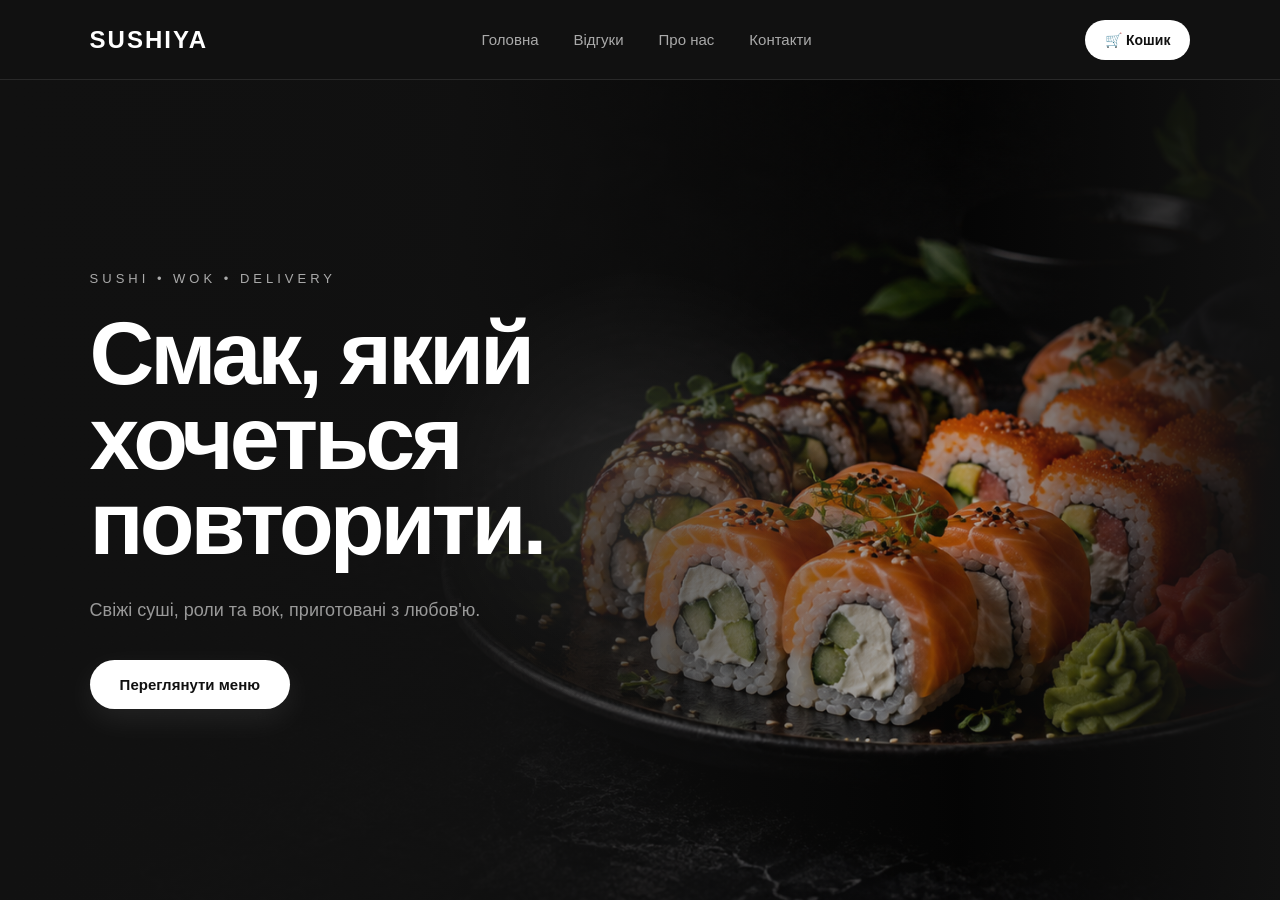
<file: index.html>
<!DOCTYPE html>
<html lang="uk">
<head>
    <meta charset="UTF-8">
    <meta name="viewport" content="width=device-width, initial-scale=1.0">

    <title>SUSHIYA — Суші та доставка</title>

    <link rel="stylesheet" href="style.css">
</head>



<body>

    <header class="header">

        <div class="logo">
            SUSHIYA
        </div>

       <nav class="navigation">
    <a href="#">Головна</a>
    <a href="reviews.html">Відгуки</a>
    <a href="about.html">Про нас</a>
    <a href="contact.html">Контакти</a>
</nav>

       <button class="cart-button" onclick="window.location.href='cart.html'">
    🛒 Кошик
    <span class="cart-badge" id="cartBadge">0</span>
</button>

    </header>

    <main>

        <section class="hero">

            <div class="hero-content">

                <p class="hero-small-title">
                    SUSHI • WOK • DELIVERY
                </p>

                <h1>
                    Смак, який<br>
                    хочеться повторити.
                </h1>

                <p class="hero-description">
                    Свіжі суші, роли та вок,
                    приготовані з любов'ю.
                </p>

        <button class="hero-button" onclick="window.location.href='menu.html'">
    Переглянути меню
</button>

            </div>

        </section>

    </main>

<script>
const hero = document.querySelector(".hero");

hero.addEventListener("mousemove", (e) => {
    const rect = hero.getBoundingClientRect();

    const x = e.clientX - rect.left;
    const y = e.clientY - rect.top;

    hero.style.setProperty("--mouse-x", `${x}px`);
    hero.style.setProperty("--mouse-y", `${y}px`);
});
</script>

<script>

function updateCartBadge() {

    const cart =
        JSON.parse(localStorage.getItem("sushiyaCart")) || [];

    const badge =
        document.querySelector("#cartBadge");

    if (!badge) return;

    const count = cart.reduce(
        (total, item) => total + item.quantity,
        0
    );

    badge.textContent = count;

    if (count === 0) {
        badge.style.display = "none";
    } else {
        badge.style.display = "flex";
    }

}

updateCartBadge();

</script>

</body>
</html>
</file>
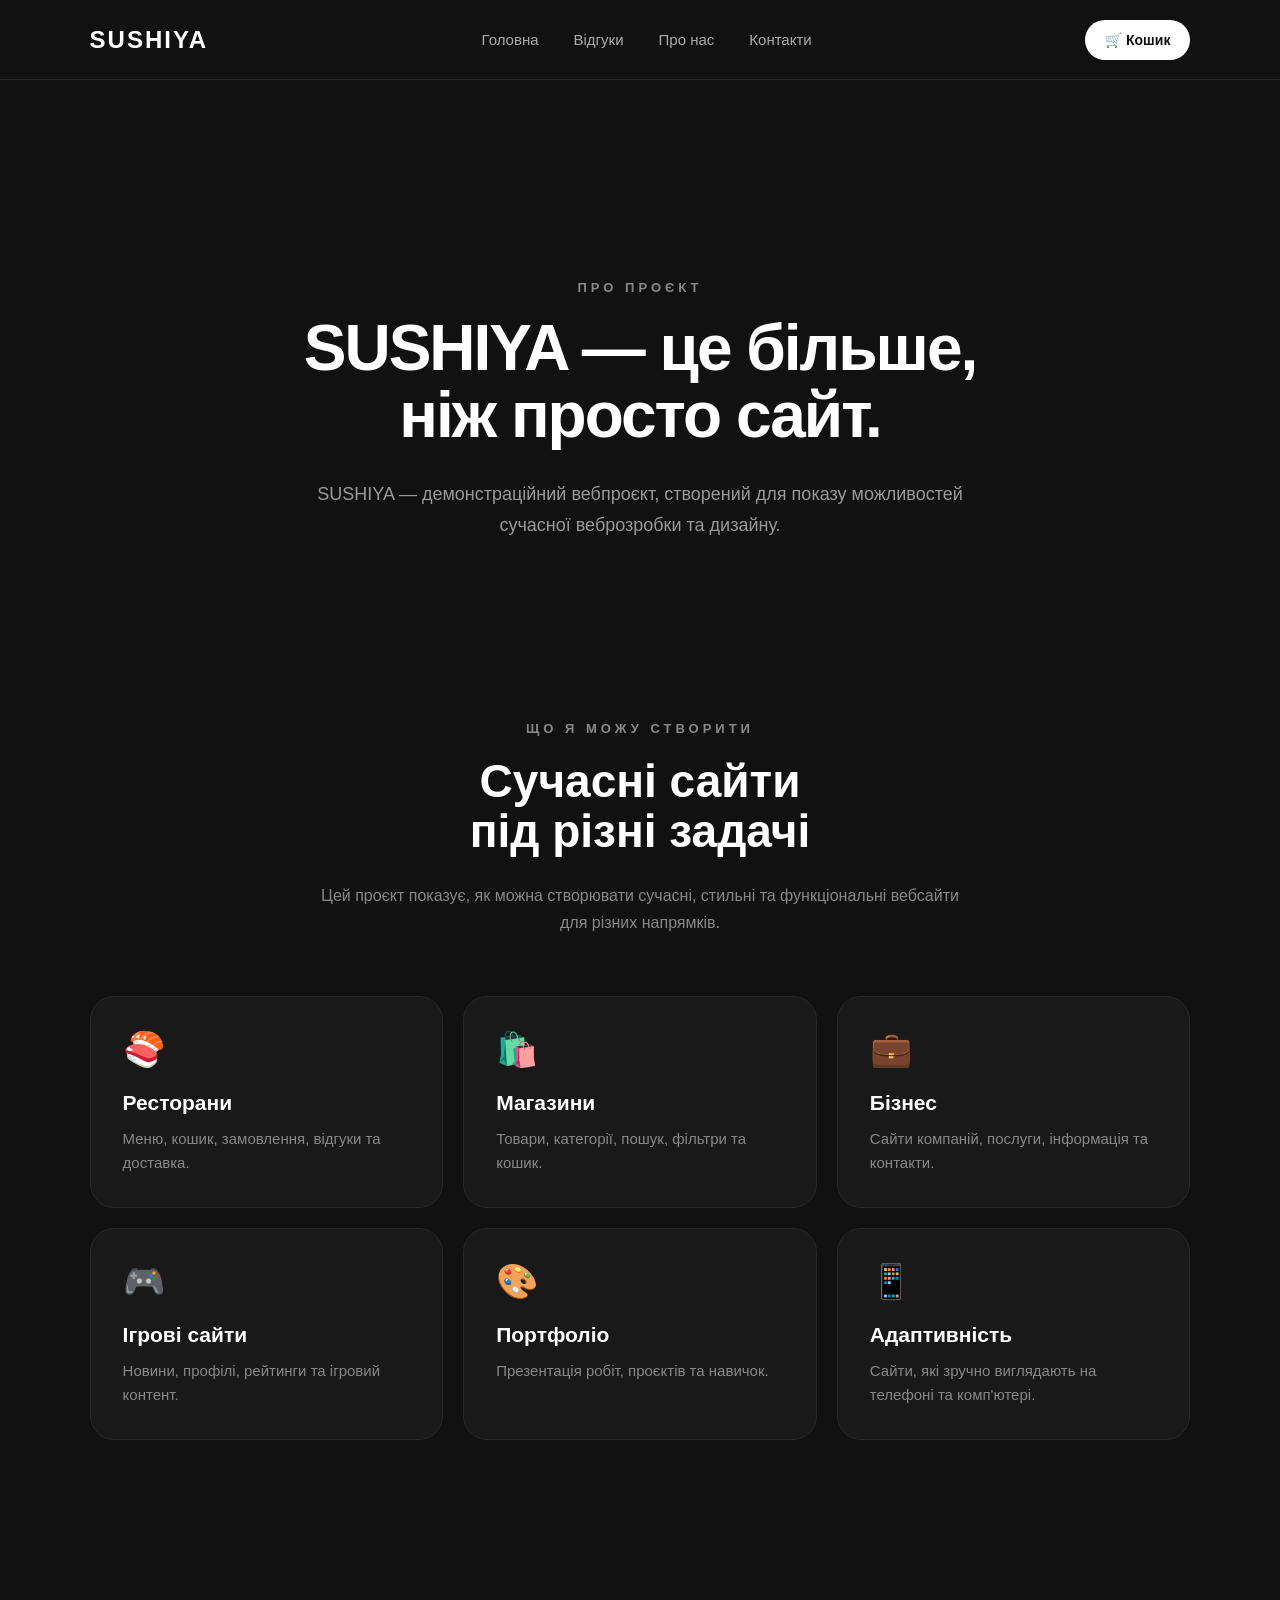
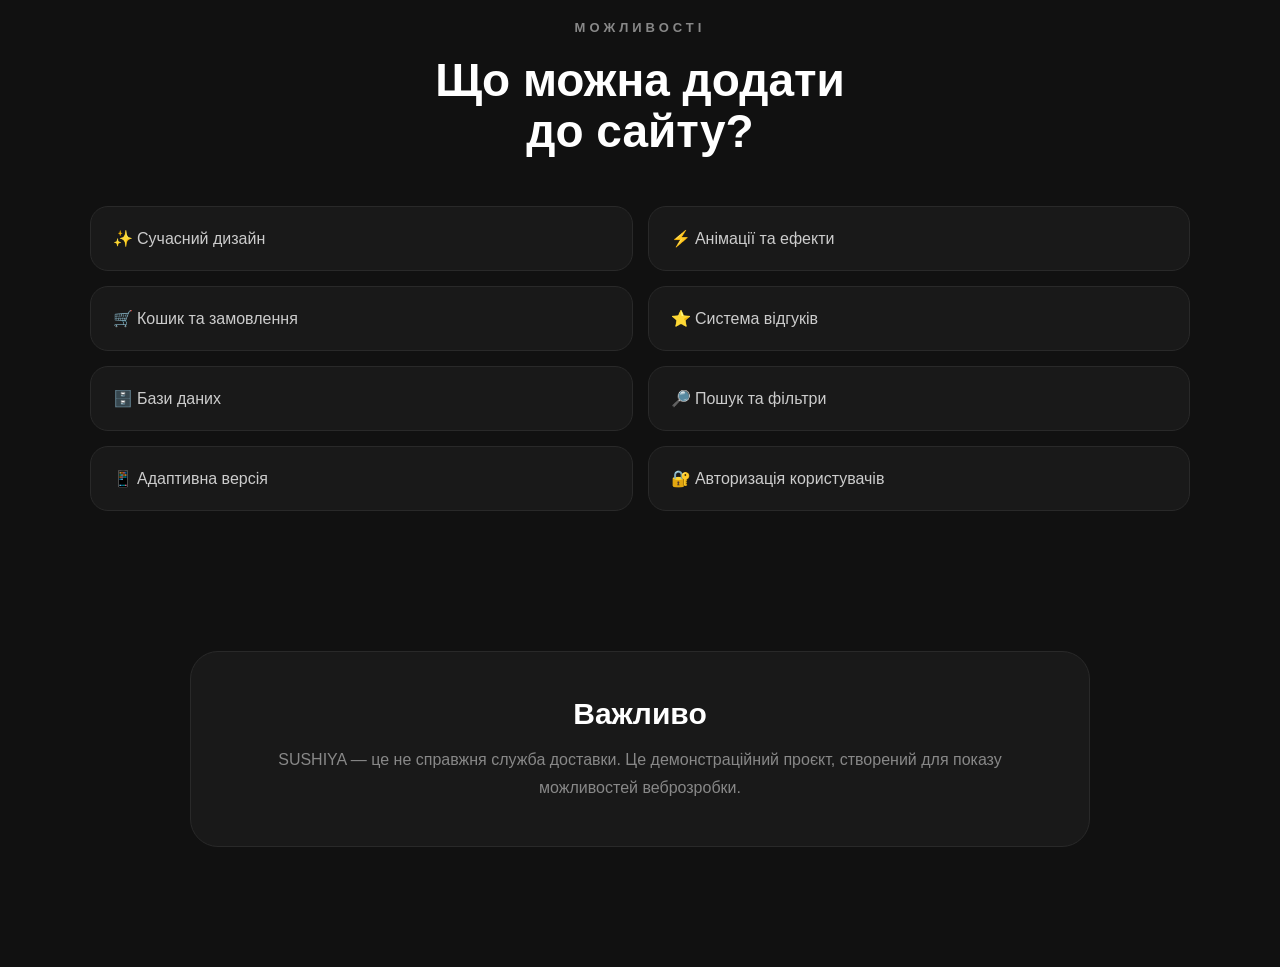
<file: about.html>
<!DOCTYPE html>
<html lang="uk">

<head>
    <meta charset="UTF-8">
    <meta name="viewport" content="width=device-width, initial-scale=1.0">

    <title>SUSHIYA — Про нас</title>

    <link rel="stylesheet" href="style.css">
</head>

<body>

    <header class="header">

        <div class="logo">
            SUSHIYA
        </div>

        <nav class="navigation">
            <a href="index.html">Головна</a>
            <a href="reviews.html">Відгуки</a>
            <a href="about.html">Про нас</a>
            <a href="contact.html">Контакти</a>
        </nav>

        <button class="cart-button">
            🛒 Кошик
        </button>

    </header>


    <main>

        <section class="about-page">

            <div class="about-hero">

                <p class="about-label">
                    ПРО ПРОЄКТ
                </p>

                <h1>
                    SUSHIYA — це більше,<br>
                    ніж просто сайт.
                </h1>

                <p class="about-description">
                    SUSHIYA — демонстраційний вебпроєкт,
                    створений для показу можливостей сучасної
                    веброзробки та дизайну.
                </p>

            </div>


            <div class="about-content">

                <div class="about-text">

                    <p class="about-label">
                        ЩО Я МОЖУ СТВОРИТИ
                    </p>

                    <h2>
                        Сучасні сайти<br>
                        під різні задачі
                    </h2>

                    <p>
                        Цей проєкт показує, як можна створювати
                        сучасні, стильні та функціональні вебсайти
                        для різних напрямків.
                    </p>

                </div>


                <div class="about-grid">

                    <div class="about-card">
                        <span>🍣</span>
                        <h3>Ресторани</h3>
                        <p>
                            Меню, кошик, замовлення,
                            відгуки та доставка.
                        </p>
                    </div>


                    <div class="about-card">
                        <span>🛍️</span>
                        <h3>Магазини</h3>
                        <p>
                            Товари, категорії, пошук,
                            фільтри та кошик.
                        </p>
                    </div>


                    <div class="about-card">
                        <span>💼</span>
                        <h3>Бізнес</h3>
                        <p>
                            Сайти компаній, послуги,
                            інформація та контакти.
                        </p>
                    </div>


                    <div class="about-card">
                        <span>🎮</span>
                        <h3>Ігрові сайти</h3>
                        <p>
                            Новини, профілі, рейтинги
                            та ігровий контент.
                        </p>
                    </div>


                    <div class="about-card">
                        <span>🎨</span>
                        <h3>Портфоліо</h3>
                        <p>
                            Презентація робіт, проєктів
                            та навичок.
                        </p>
                    </div>


                    <div class="about-card">
                        <span>📱</span>
                        <h3>Адаптивність</h3>
                        <p>
                            Сайти, які зручно виглядають
                            на телефоні та комп'ютері.
                        </p>
                    </div>

                </div>

            </div>


            <div class="about-features">

                <p class="about-label">
                    МОЖЛИВОСТІ
                </p>

                <h2>
                    Що можна додати<br>
                    до сайту?
                </h2>

                <div class="features-list">

                    <div>✨ Сучасний дизайн</div>
                    <div>⚡ Анімації та ефекти</div>
                    <div>🛒 Кошик та замовлення</div>
                    <div>⭐ Система відгуків</div>
                    <div>🗄️ Бази даних</div>
                    <div>🔎 Пошук та фільтри</div>
                    <div>📱 Адаптивна версія</div>
                    <div>🔐 Авторизація користувачів</div>

                </div>

            </div>


            <div class="about-note">

                <h2>
                    Важливо
                </h2>

                <p>
                    SUSHIYA — це не справжня служба доставки.
                    Це демонстраційний проєкт, створений для
                    показу можливостей веброзробки.
                </p>

            </div>

        </section>

    </main>


</body>

</html>
</file>
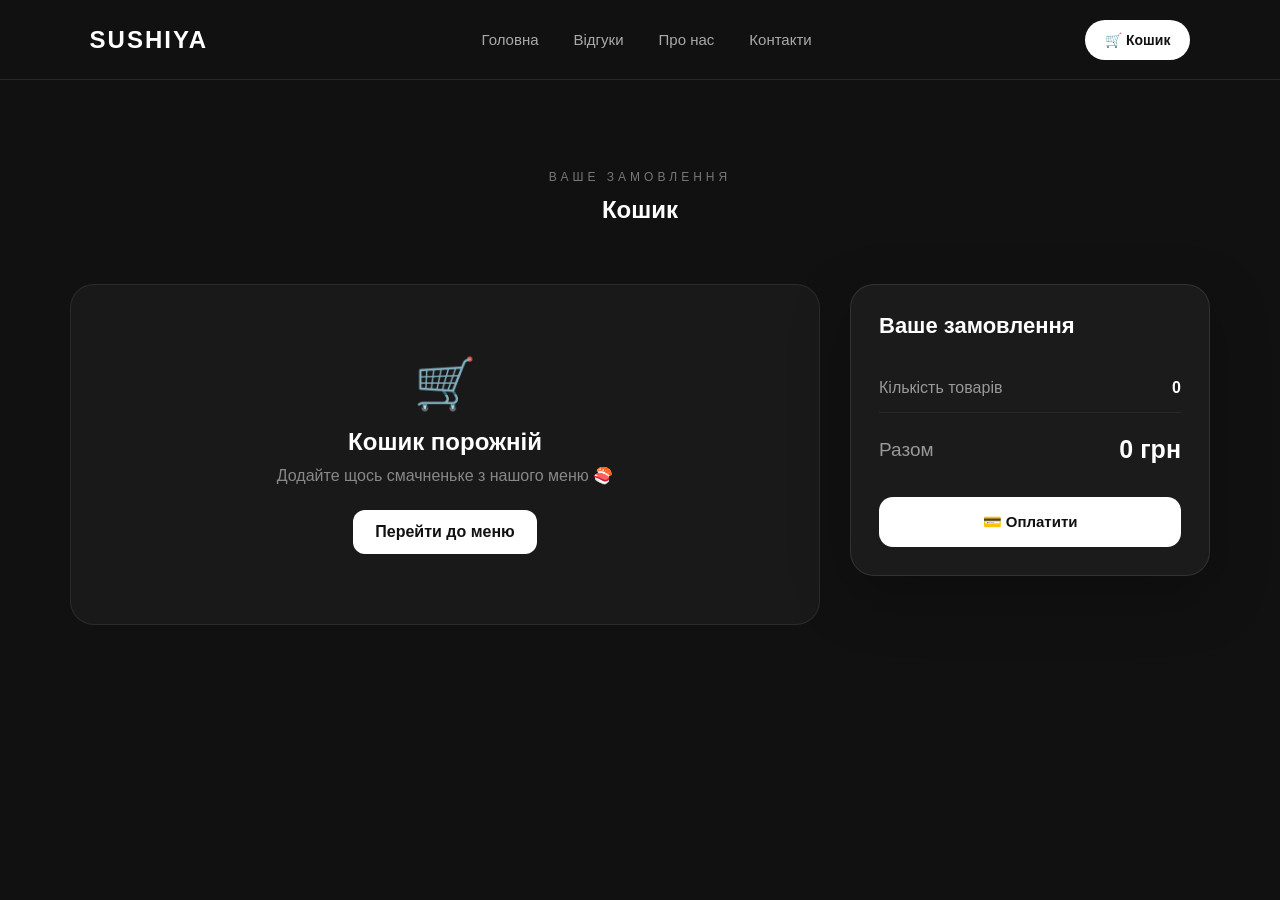
<file: cart.html>
<!DOCTYPE html>
<html lang="uk">

<head>
    <meta charset="UTF-8">
    <meta name="viewport" content="width=device-width, initial-scale=1.0">

    <title>SUSHIYA — Кошик</title>

    <link rel="stylesheet" href="style.css">
</head>

<body>

    <header class="header">

        <div class="logo">
            SUSHIYA
        </div>

        <nav class="navigation">
            <a href="index.html">Головна</a>
            <a href="reviews.html">Відгуки</a>
            <a href="about.html">Про нас</a>
            <a href="contact.html">Контакти</a>
        </nav>

        <button class="cart-button">
            🛒 Кошик
        </button>

    </header>


    <main>

        <section class="cart-page">

            <div class="section-title">
                <p>ВАШЕ ЗАМОВЛЕННЯ</p>
                <h1>Кошик</h1>
            </div>


            <div class="cart-layout">

                <div id="cartItems" class="cart-items"></div>


                <div class="cart-summary">

                    <h2>Ваше замовлення</h2>

                    <div class="summary-row">
                        <span>Кількість товарів</span>
                        <strong id="cartCount">0</strong>
                    </div>

                    <div class="summary-row total">
                        <span>Разом</span>
                        <strong id="cartTotal">0 грн</strong>
                    </div>

                    <button
                        id="checkoutButton"
                        class="checkout-button">
                        💳 Оплатити
                    </button>

                </div>

            </div>

        </section>

    </main>


    <script>

        let cart =
            JSON.parse(localStorage.getItem("sushiyaCart")) || [];


        const cartItems =
            document.querySelector("#cartItems");

        const cartCount =
            document.querySelector("#cartCount");

        const cartTotal =
            document.querySelector("#cartTotal");


        function saveCart() {

            localStorage.setItem(
                "sushiyaCart",
                JSON.stringify(cart)
            );

        }


        function renderCart() {

            cartItems.innerHTML = "";

            let total = 0;
            let count = 0;


            if (cart.length === 0) {

                cartItems.innerHTML = `

                    <div class="empty-cart">

                        <div class="empty-cart-icon">
                            🛒
                        </div>

                        <h2>Кошик порожній</h2>

                        <p>
                            Додайте щось смачненьке
                            з нашого меню 🍣
                        </p>

                        <a href="menu.html">
                            Перейти до меню
                        </a>

                    </div>

                `;

                cartCount.textContent = "0";
                cartTotal.textContent = "0 грн";

                return;
            }


            cart.forEach((item, index) => {

                total += item.price * item.quantity;

                count += item.quantity;


                const card =
                    document.createElement("div");


                card.className = "cart-item";


                card.innerHTML = `

                    <img
                        src="${item.image}"
                        alt="${item.name}"
                    >


                    <div class="cart-item-info">

                        <h3>${item.name}</h3>

                        <p>${item.price} грн</p>


                        <div class="quantity">

                            <button
                                onclick="changeQuantity(${index}, -1)">
                                −
                            </button>

                            <span>
                                ${item.quantity}
                            </span>

                            <button
                                onclick="changeQuantity(${index}, 1)">
                                +
                            </button>

                        </div>

                    </div>


                    <button
                        class="remove-item"
                        onclick="removeItem(${index})">
                        🗑️
                    </button>

                `;


                cartItems.appendChild(card);

            });


            cartCount.textContent = count;

            cartTotal.textContent =
                `${total} грн`;

        }


        function changeQuantity(index, amount) {

            cart[index].quantity += amount;


            if (cart[index].quantity <= 0) {

                cart.splice(index, 1);

            }


            saveCart();

            renderCart();

        }


        function removeItem(index) {

            cart.splice(index, 1);

            saveCart();

            renderCart();

        }


        document
    .querySelector("#checkoutButton")
    .addEventListener("click", () => {

        if (cart.length === 0) {

            showPaymentModal(
                "Кошик порожній",
                "Спочатку додайте щось смачненьке 🍣",
                false
            );

            return;
        }


        const total = cart.reduce(
            (sum, item) =>
                sum + item.price * item.quantity,
            0
        );


        showPaymentModal(
    "Замовлення прийнято!",
    `Дякуємо за замовлення на суму ${total} грн.<br>
    Це демонстраційна оплата — реальне списання коштів не виконується.`,
    true
);

    });

function showPaymentModal(title, message, success) {

    const oldModal =
        document.querySelector(".payment-modal");

    if (oldModal) {
        oldModal.remove();
    }


    const modal =
        document.createElement("div");

    modal.className = "payment-modal";


    modal.innerHTML = `

        <div class="payment-overlay"></div>

        <div class="payment-window">

            <button
                class="payment-close"
                onclick="closePaymentModal()">
                ×
            </button>


            <div class="payment-icon ${success ? "success" : "error"}">

                ${success ? "✓" : "!"}

            </div>


            <h2>
                ${title}
            </h2>


            <p>
                ${message}
            </p>


           <button
    class="payment-ok"
    onclick="closePaymentModal(true)">

    Готово

</button>

        </div>

    `;


    document.body.appendChild(modal);


    setTimeout(() => {

        modal.classList.add("show");

    }, 10);

}


function closePaymentModal(clearCart = false) {

    const modal =
        document.querySelector(".payment-modal");

    if (!modal) return;


    modal.classList.remove("show");


    setTimeout(() => {

        modal.remove();


        if (clearCart) {

            cart = [];

            saveCart();

            renderCart();

        }

    }, 300);

}


        renderCart();

    </script>

</body>

</html>
</file>
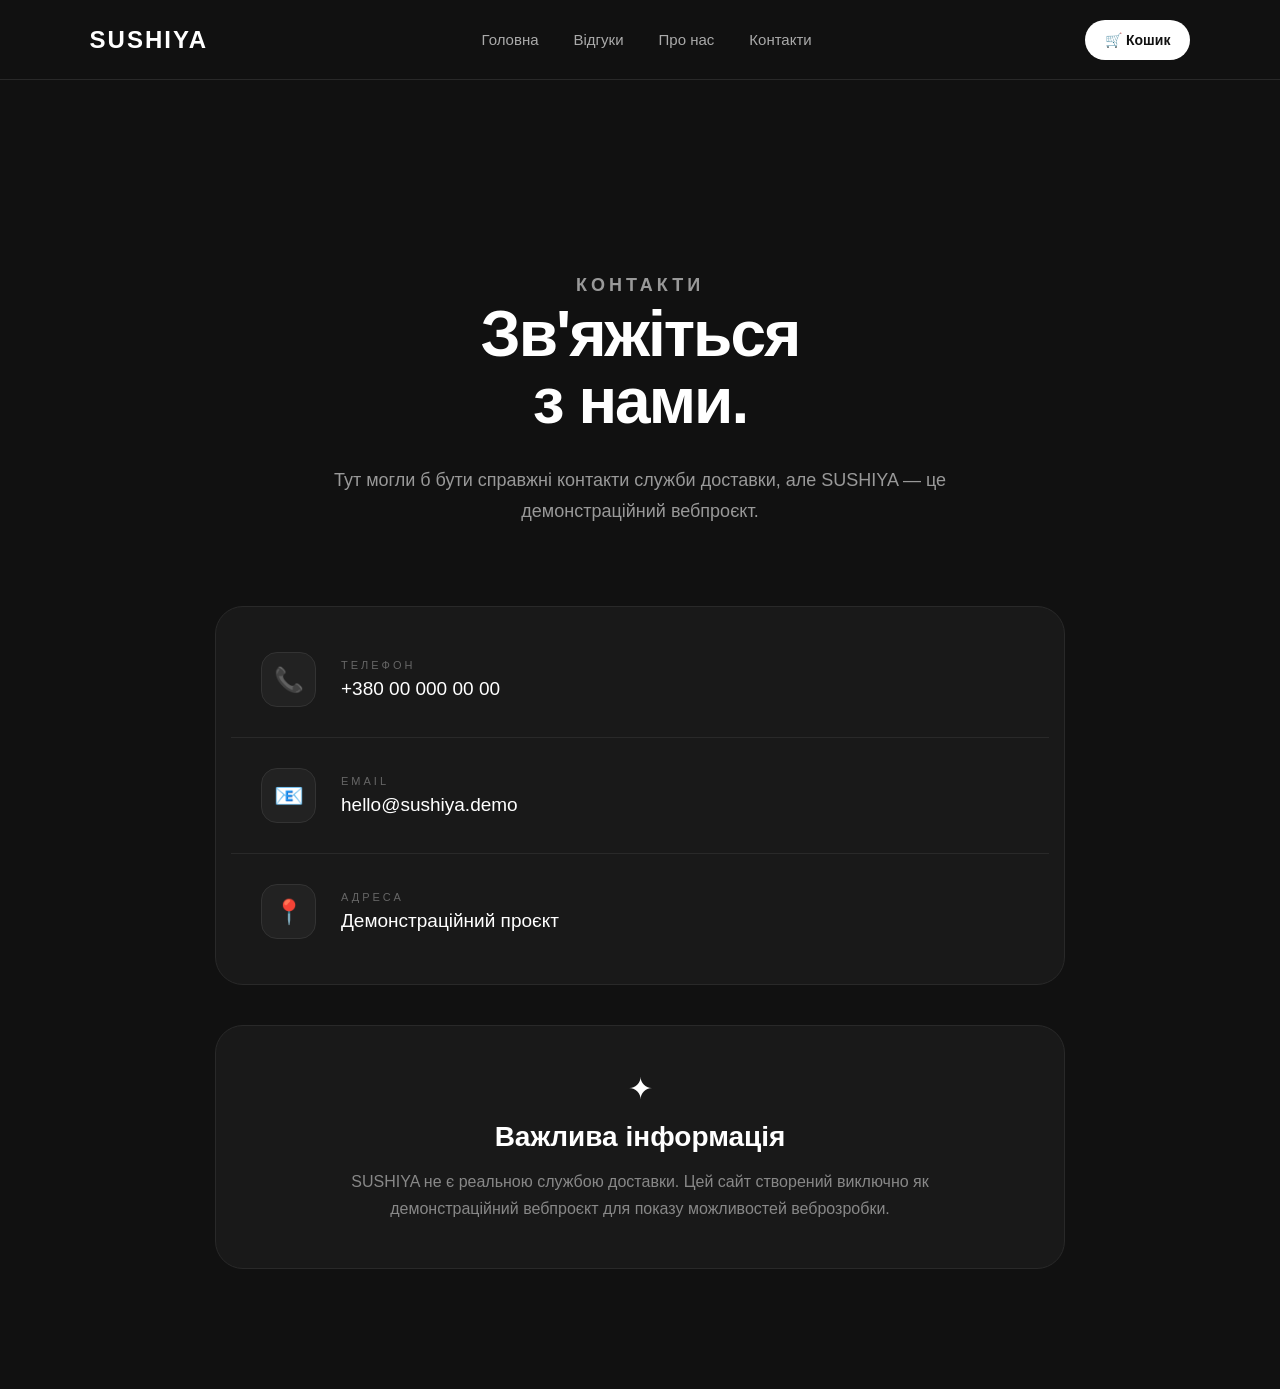
<file: contact.html>
<!DOCTYPE html>
<html lang="uk">

<head>
    <meta charset="UTF-8">
    <meta name="viewport" content="width=device-width, initial-scale=1.0">

    <title>SUSHIYA — Контакти</title>

    <link rel="stylesheet" href="style.css">
</head>

<body>

    <header class="header">

        <div class="logo">
            SUSHIYA
        </div>

        <nav class="navigation">
            <a href="index.html">Головна</a>
            <a href="reviews.html">Відгуки</a>
            <a href="about.html">Про нас</a>
            <a href="contact.html">Контакти</a>
        </nav>

        <button class="cart-button">
            🛒 Кошик
        </button>

    </header>


    <main>

        <section class="contact-page">

            <div class="contact-hero">

                <p class="contact-label">
                    КОНТАКТИ
                </p>

                <h1>
                    Зв'яжіться<br>
                    з нами.
                </h1>

                <p>
                    Тут могли б бути справжні контакти
                    служби доставки, але SUSHIYA — це
                    демонстраційний вебпроєкт.
                </p>

            </div>


            <div class="contact-card">

                <div class="contact-item">

                    <span>📞</span>

                    <div>
                        <small>ТЕЛЕФОН</small>
                        <h3>+380 00 000 00 00</h3>
                    </div>

                </div>


                <div class="contact-item">

                    <span>📧</span>

                    <div>
                        <small>EMAIL</small>
                        <h3>hello@sushiya.demo</h3>
                    </div>

                </div>


                <div class="contact-item">

                    <span>📍</span>

                    <div>
                        <small>АДРЕСА</small>
                        <h3>Демонстраційний проєкт</h3>
                    </div>

                </div>

            </div>


            <div class="contact-note">

                <div class="contact-note-icon">
                    ✦
                </div>

                <h2>
                    Важлива інформація
                </h2>

                <p>
                    SUSHIYA не є реальною службою доставки.
                    Цей сайт створений виключно як
                    демонстраційний вебпроєкт для показу
                    можливостей веброзробки.
                </p>

            </div>

        </section>

    </main>

</body>

</html>
</file>
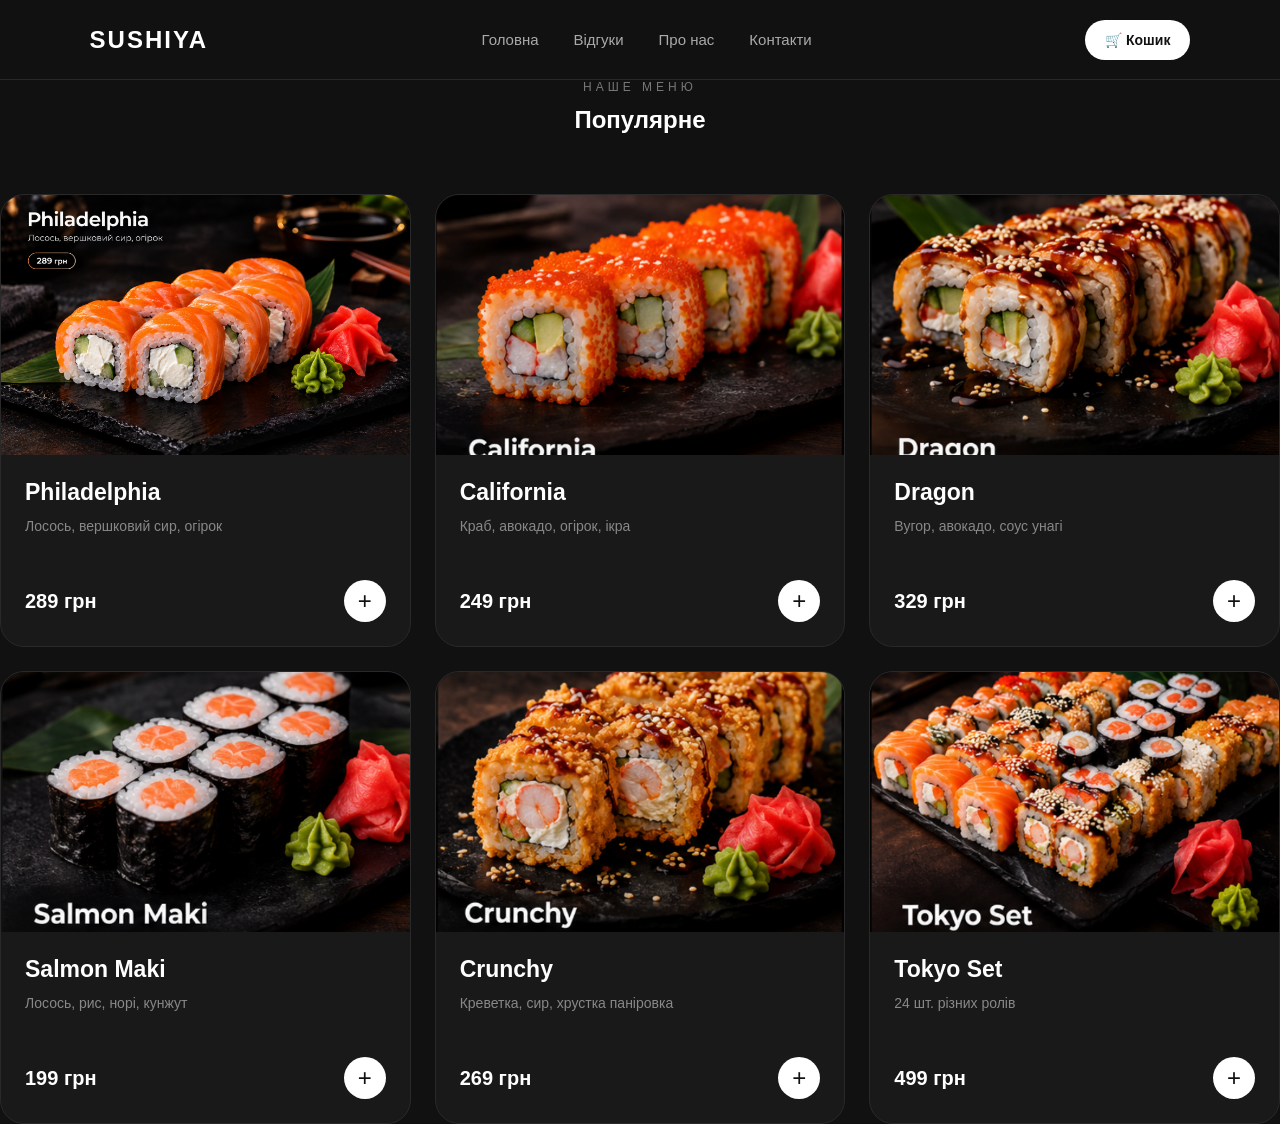
<file: menu.html>
<!DOCTYPE html>
<html lang="uk">

<head>
    <meta charset="UTF-8">
    <meta name="viewport" content="width=device-width, initial-scale=1.0">

    <title>SUSHIYA — Меню</title>

    <link rel="stylesheet" href="style.css">
</head>

<body>

    <header class="header">

        <div class="logo">
            SUSHIYA
        </div>

        <nav class="navigation">
            <a href="index.html">Головна</a>
           <a href="reviews.html">Відгуки</a>
            <a href="about.html">Про нас</a>
           <a href="contact.html">Контакти</a>
        </nav>

   <button class="cart-button" onclick="window.location.href='cart.html'">
    🛒 Кошик
    <span class="cart-badge" id="cartBadge">0</span>
</button>

    </header>


    <main>

        <section class="menu-page">

            <div class="section-title">
                <p>НАШЕ МЕНЮ</p>
                <h1>Популярне</h1>
            </div>


            <div class="menu-grid">

                <div class="menu-card">

                   <div class="menu-image">
    <img src="images/philadelphia.png" alt="Philadelphia">
</div>

                    <div class="menu-info">

                        <h3>Philadelphia</h3>

                        <p>
                            Лосось, вершковий сир, огірок
                        </p>

                       <div class="menu-bottom">
    <strong>289 грн</strong>
    <button onclick="addToCart('Philadelphia', 289, 'images/philadelphia.png')">
        +
    </button>
</div>

                    </div>

                </div>


                <div class="menu-card">

                    <div class="menu-image">
    <img src="images/california.png" alt="California">
</div>

                    <div class="menu-info">

                        <h3>California</h3>

                        <p>
                            Краб, авокадо, огірок, ікра
                        </p>

                        <div class="menu-bottom">
    <strong>249 грн</strong>
    <button onclick="addToCart('California', 249, 'images/california.png')">
        +
    </button>
</div>

                    </div>

                </div>


                <div class="menu-card">

                    <div class="menu-image">
                        <img src="images/dragon.png" alt="Dragon">
                    </div>

                    <div class="menu-info">

                        <h3>Dragon</h3>

                        <p>
                            Вугор, авокадо, соус унагі
                        </p>

                        <div class="menu-bottom">
    <strong>329 грн</strong>
    <button onclick="addToCart('Dragon', 329, 'images/dragon.png')">
        +
    </button>
</div>

                    </div>

                </div>


                <div class="menu-card">

                    <div class="menu-image">
                       <img src="images/salmon-maki.png" alt="Salmon Maki">
                    </div>

                    <div class="menu-info">

                        <h3>Salmon Maki</h3>

                        <p>
                            Лосось, рис, норі, кунжут
                        </p>

                       <div class="menu-bottom">
    <strong>199 грн</strong>
    <button onclick="addToCart('Salmon Maki', 199, 'images/salmon-maki.png')">
        +
    </button>
</div>

                    </div>

                </div>


                <div class="menu-card">

                    <div class="menu-image">
                      <img src="images/crunchy.png" alt="Crunchy">
                    </div>

                    <div class="menu-info">

                        <h3>Crunchy</h3>

                        <p>
                            Креветка, сир, хрустка паніровка
                        </p>

                       <div class="menu-bottom">
    <strong>269 грн</strong>
    <button onclick="addToCart('Crunchy', 269, 'images/crunchy.png')">
        +
    </button>
</div>

                    </div>

                </div>


                <div class="menu-card">

                    <div class="menu-image">
                       <img src="images/tokyo-set.png" alt="Tokyo Set">
                    </div>

                    <div class="menu-info">

                        <h3>Tokyo Set</h3>

                        <p>
                            24 шт. різних ролів
                        </p>

                        <div class="menu-bottom">
    <strong>499 грн</strong>
    <button onclick="addToCart('Tokyo Set', 499, 'images/tokyo-set.png')">
        +
    </button>
</div>

                    </div>

                </div>

            </div>

        </section>

    </main>

<script>

    function updateCartBadge() {

    const cart =
        JSON.parse(localStorage.getItem("sushiyaCart")) || [];

    const badge =
        document.querySelector("#cartBadge");

    if (!badge) return;

    const count = cart.reduce(
        (total, item) => total + item.quantity,
        0
    );

    badge.textContent = count;

    if (count === 0) {
        badge.style.display = "none";
    } else {
        badge.style.display = "flex";
    }
}

updateCartBadge();

    function showCartNotification(message) {

        const notification = document.createElement("div");

        notification.className = "cart-notification";

        notification.innerHTML = `
            <div class="notification-icon">✓</div>

            <div>
                <strong>Додано до кошика</strong>
                <p>${message}</p>
            </div>
        `;

        document.body.appendChild(notification);


        setTimeout(() => {
            notification.classList.add("hide");
        }, 2200);


        setTimeout(() => {
            notification.remove();
        }, 2700);

    }


    function addToCart(name, price, image) {

        let cart =
            JSON.parse(localStorage.getItem("sushiyaCart")) || [];


        const existingItem =
            cart.find(item => item.name === name);


        if (existingItem) {

            existingItem.quantity += 1;

        } else {

            cart.push({

                name: name,
                price: price,
                image: image,
                quantity: 1

            });

        }


        localStorage.setItem(
            "sushiyaCart",
            JSON.stringify(cart)
        );


        showCartNotification(
            `${name} додано до кошика! 🛒`
        );

        updateCartBadge();

    }

</script>

</body>

</html>
</file>
<file: style.css>
* {
    margin: 0;
    padding: 0;
    box-sizing: border-box;
}

body {
    background: #111;
    color: white;
    font-family: Arial, sans-serif;
}

.header {
    width: 100%;
    height: 80px;

    display: flex;
    align-items: center;
    justify-content: space-between;

    padding: 0 7%;

    border-bottom: 1px solid #292929;
}

.logo {
    font-size: 24px;
    font-weight: 800;
    letter-spacing: 2px;
}

.navigation {
    display: flex;
    gap: 35px;
}

.navigation a {
    color: #aaa;
    text-decoration: none;
    font-size: 15px;

    transition: 0.3s;
}

.navigation a:hover {
    color: white;
}

.cart-button {
    background: white;
    color: #111;

    border: none;
    border-radius: 30px;

    padding: 12px 20px;

    font-size: 14px;
    font-weight: 600;

    cursor: pointer;

    transition: 0.3s;
}

.cart-button:hover {
    transform: translateY(-2px);
}

.hero {
    min-height: calc(100vh - 80px);

    display: flex;
    align-items: center;

    padding: 0 7%;

    background:
        linear-gradient(
            90deg,
            #111 0%,
            rgba(17, 17, 17, 0.95) 35%,
            rgba(17, 17, 17, 0.25) 75%,
            #111 100%
        ),
        url("images/sushi-hero.png");

    background-size: cover;
    background-position: center right;
    background-repeat: no-repeat;
}

.hero-content {
    max-width: 650px;
}

.hero-small-title {
    color: #aaa;

    font-size: 13px;
    letter-spacing: 4px;

    margin-bottom: 25px;
}

.hero h1 {
    font-size: clamp(50px, 7vw, 90px);
    line-height: 0.95;

    letter-spacing: -4px;

    margin-bottom: 30px;
}

.hero-description {
    color: #999;

    font-size: 18px;
    line-height: 1.6;

    max-width: 450px;

    margin-bottom: 35px;
}

.hero-button {
    background: white;
    color: #111;

    border: none;
    border-radius: 30px;

    padding: 16px 30px;

    font-size: 15px;
    font-weight: 700;

    cursor: pointer;

    transition: all 0.3s ease;

    box-shadow: 0 10px 30px rgba(255, 255, 255, 0.08);
}

.hero-button:hover {
    transform: translateY(-4px);
    box-shadow: 0 15px 35px rgba(255, 255, 255, 0.15);
}

.hero-button:active {
    transform: translateY(-1px) scale(0.98);
}

.hero-button:hover {
    transform: translateY(-3px);
}

.hero {
    position: relative;
    overflow: hidden;
}

.hero::before {
    content: "";

    position: absolute;

    width: 450px;
    height: 450px;

    border-radius: 50%;

    background: radial-gradient(
        circle,
        rgba(255, 255, 255, 0.10) 0%,
        rgba(255, 255, 255, 0.04) 35%,
        transparent 70%
    );

    transform: translate(-50%, -50%);

    pointer-events: none;

    left: var(--mouse-x, 50%);
    top: var(--mouse-y, 50%);

    transition: left 0.15s ease, top 0.15s ease;
}

/* =========================
   МЕНЮ
========================= */

.menu-section {
    padding: 120px 7%;
    background: #111;
}

.section-title {
    text-align: center;
    margin-bottom: 60px;
}

.section-title p {
    color: #777;
    font-size: 12px;
    letter-spacing: 4px;
    margin-bottom: 12px;
}

.section-title h2 {
    font-size: 52px;
    letter-spacing: -2px;
}

/* Сітка карток */

.menu-grid {
    display: grid;
    grid-template-columns: repeat(3, 1fr);
    gap: 24px;

    max-width: 1300px;
    margin: 0 auto;
}

/* Картка */

.menu-card {
    background: #191919;
    border: 1px solid #292929;
    border-radius: 24px;

    overflow: hidden;

    transition:
        transform 0.4s ease,
        box-shadow 0.4s ease,
        border-color 0.4s ease;

    cursor: pointer;
}

/* Фото */

.menu-image {
    height: 260px;
    overflow: hidden;
}

.menu-image img {
    width: 100%;
    height: 100%;

    object-fit: cover;

    transition: transform 0.5s ease;
}

/* Інформація */

.menu-info {
    padding: 24px;
}

.menu-info h3 {
    font-size: 23px;
    margin-bottom: 10px;
}

.menu-info p {
    color: #888;
    font-size: 14px;
    line-height: 1.5;

    min-height: 42px;
}

/* Низ картки */

.menu-bottom {
    display: flex;
    align-items: center;
    justify-content: space-between;

    margin-top: 22px;
}

.menu-bottom strong {
    font-size: 20px;
}

.menu-bottom button {
    width: 42px;
    height: 42px;

    border: none;
    border-radius: 50%;

    background: white;
    color: #111;

    font-size: 24px;
    line-height: 1;

    cursor: pointer;

    transition: transform 0.3s ease;
}

/* =========================
   HOVER — ГОЛОВНИЙ ЕФЕКТ
========================= */

.menu-card:hover {
    transform: scale(1.06);
    border-color: #444;

    box-shadow:
        0 25px 60px rgba(0, 0, 0, 0.5);
}

.menu-card:hover .menu-image img {
    transform: scale(1.08);
}

.menu-card:hover .menu-bottom button {
    transform: rotate(90deg) scale(1.08);
}

.reviews-section {
    padding: 120px 7%;
    background: #111;
}

.reviews-section .section-title {
    text-align: center;
    margin-bottom: 60px;
}

.review-form {
    max-width: 650px;
    margin: 0 auto 70px;
    padding: 35px;
    background: #191919;
    border: 1px solid #292929;
    border-radius: 24px;
}

.review-form h3 {
    font-size: 26px;
    margin-bottom: 25px;
}

.review-form input,
.review-form textarea {
    width: 100%;
    background: #111;
    color: white;
    border: 1px solid #333;
    border-radius: 14px;
    padding: 15px 18px;
    font-size: 15px;
    outline: none;
    margin-bottom: 18px;
    font-family: Arial, sans-serif;
}

.review-form input:focus,
.review-form textarea:focus {
    border-color: #666;
}

.review-form textarea {
    height: 130px;
    resize: vertical;
}

.stars {
    display: flex;
    gap: 5px;
    margin-bottom: 20px;
}

.stars button {
    background: none;
    border: none;
    color: #555;
    font-size: 32px;
    cursor: pointer;
    transition: .2s;
}

.stars button:hover,
.stars button.active {
    color: white;
    transform: scale(1.1);
}

.review-submit {
    width: 100%;
    background: white;
    color: #111;
    border: none;
    border-radius: 30px;
    padding: 15px;
    font-size: 15px;
    font-weight: 700;
    cursor: pointer;
    transition: .3s;
}

.review-submit:hover {
    transform: translateY(-2px);
    box-shadow: 0 10px 30px rgba(255,255,255,.12);
}

.reviews-list {
    max-width: 1100px;
    margin: 0 auto;
    display: grid;
    grid-template-columns: repeat(2, 1fr);
    gap: 20px;
}

.review-card {
    background: #191919;
    border: 1px solid #292929;
    border-radius: 20px;
    padding: 25px;
}

.review-card h4 {
    font-size: 18px;
    margin-bottom: 8px;
}

.review-card .review-stars {
    color: white;
    letter-spacing: 2px;
    margin-bottom: 12px;
}

.review-card p {
    color: #999;
    line-height: 1.6;
}

@media (max-width: 700px) {
    .reviews-list {
        grid-template-columns: 1fr;
    }
}

/* =========================
   ABOUT PAGE
========================= */

.about-page {
    padding: 120px 7%;
    background: #111;
    min-height: 100vh;
}

.about-hero {
    max-width: 900px;
    margin: 0 auto;
    text-align: center;
    padding: 80px 20px 100px;
}

.about-label {
    color: #888;
    font-size: 13px;
    letter-spacing: 4px;
    font-weight: 700;
    margin-bottom: 20px;
}

.about-hero h1 {
    font-size: 64px;
    line-height: 1.05;
    margin-bottom: 30px;
    letter-spacing: -2px;
}

.about-description {
    max-width: 650px;
    margin: 0 auto;
    color: #999;
    font-size: 18px;
    line-height: 1.7;
}


/* CONTENT */

.about-content {
    max-width: 1200px;
    margin: 0 auto;
    padding: 80px 0;
}

.about-text {
    text-align: center;
    margin-bottom: 60px;
}

.about-text h2,
.about-features h2 {
    font-size: 46px;
    line-height: 1.1;
    margin-bottom: 25px;
}

.about-text > p:last-child {
    max-width: 650px;
    margin: 0 auto;
    color: #888;
    line-height: 1.7;
}


/* CARDS */

.about-grid {
    display: grid;
    grid-template-columns: repeat(3, 1fr);
    gap: 20px;
}

.about-card {
    background: #191919;
    border: 1px solid #292929;
    border-radius: 24px;
    padding: 32px;
    transition: .3s;
}

.about-card:hover {
    transform: translateY(-6px);
    border-color: #444;
    background: #1d1d1d;
}

.about-card span {
    font-size: 34px;
    display: block;
    margin-bottom: 22px;
}

.about-card h3 {
    font-size: 21px;
    margin-bottom: 12px;
}

.about-card p {
    color: #888;
    line-height: 1.6;
    font-size: 15px;
}


/* FEATURES */

.about-features {
    max-width: 1200px;
    margin: 0 auto;
    padding: 100px 0;
    text-align: center;
}

.features-list {
    margin-top: 50px;
    display: grid;
    grid-template-columns: repeat(2, 1fr);
    gap: 15px;
}

.features-list div {
    background: #191919;
    border: 1px solid #292929;
    border-radius: 18px;
    padding: 22px;
    text-align: left;
    color: #ccc;
    transition: .3s;
}

.features-list div:hover {
    transform: translateX(5px);
    border-color: #444;
}


/* IMPORTANT BLOCK */

.about-note {
    max-width: 900px;
    margin: 40px auto 0;
    padding: 45px;
    text-align: center;
    background: #191919;
    border: 1px solid #292929;
    border-radius: 28px;
}

.about-note h2 {
    font-size: 30px;
    margin-bottom: 15px;
}

.about-note p {
    color: #888;
    line-height: 1.7;
    font-size: 16px;
}


/* MOBILE */

@media (max-width: 800px) {

    .about-hero h1 {
        font-size: 44px;
    }

    .about-text h2,
    .about-features h2 {
        font-size: 36px;
    }

    .about-grid {
        grid-template-columns: 1fr;
    }

    .features-list {
        grid-template-columns: 1fr;
    }

    .about-page {
        padding: 80px 5%;
    }
}

/* =========================
   CONTACT PAGE
========================= */

.contact-page {
    padding: 120px 7%;
    background: #111;
    min-height: 100vh;
}

.contact-hero {
    max-width: 850px;
    margin: 0 auto;
    text-align: center;
    padding: 70px 20px 80px;
}

.contact-label {
    color: #888;
    font-size: 13px;
    letter-spacing: 4px;
    font-weight: 700;
    margin-bottom: 20px;
}

.contact-hero h1 {
    font-size: 64px;
    line-height: 1.05;
    letter-spacing: -2px;
    margin-bottom: 30px;
}

.contact-hero p {
    max-width: 650px;
    margin: 0 auto;
    color: #999;
    font-size: 18px;
    line-height: 1.7;
}


/* CONTACT CARD */

.contact-card {
    max-width: 850px;
    margin: 0 auto;
    background: #191919;
    border: 1px solid #292929;
    border-radius: 28px;
    padding: 15px;
}

.contact-item {
    display: flex;
    align-items: center;
    gap: 25px;
    padding: 30px;
    border-bottom: 1px solid #292929;
    transition: .3s;
}

.contact-item:last-child {
    border-bottom: none;
}

.contact-item:hover {
    background: #1d1d1d;
    border-radius: 18px;
}

.contact-item > span {
    width: 55px;
    height: 55px;
    display: flex;
    align-items: center;
    justify-content: center;
    background: #222;
    border: 1px solid #333;
    border-radius: 16px;
    font-size: 24px;
}

.contact-item small {
    display: block;
    color: #666;
    font-size: 11px;
    letter-spacing: 3px;
    margin-bottom: 7px;
}

.contact-item h3 {
    font-size: 19px;
    font-weight: 500;
}


/* IMPORTANT NOTE */

.contact-note {
    max-width: 850px;
    margin: 40px auto 0;
    padding: 45px;
    text-align: center;
    background: #191919;
    border: 1px solid #292929;
    border-radius: 28px;
}

.contact-note-icon {
    font-size: 30px;
    margin-bottom: 15px;
}

.contact-note h2 {
    font-size: 28px;
    margin-bottom: 15px;
}

.contact-note p {
    max-width: 650px;
    margin: 0 auto;
    color: #888;
    line-height: 1.7;
}


/* MOBILE */

@media (max-width: 700px) {

    .contact-page {
        padding: 80px 5%;
    }

    .contact-hero h1 {
        font-size: 46px;
    }

    .contact-item {
        padding: 22px;
    }

    .contact-item h3 {
        font-size: 16px;
    }

    .contact-note {
        padding: 30px 20px;
    }
}

/* =========================
   CART NOTIFICATION
========================= */

.cart-notification {
    position: fixed;
    top: 30px;
    right: 30px;

    display: flex;
    align-items: center;
    gap: 15px;

    min-width: 300px;
    padding: 18px 22px;

    background: rgba(25, 25, 25, 0.95);
    border: 1px solid #333;
    border-radius: 18px;

    box-shadow: 0 20px 60px rgba(0, 0, 0, .45);

    z-index: 9999;

    animation: notificationIn .45s ease forwards;
}

.notification-icon {
    width: 42px;
    height: 42px;

    display: flex;
    align-items: center;
    justify-content: center;

    border-radius: 50%;

    background: white;
    color: #111;

    font-size: 20px;
    font-weight: bold;
}

.cart-notification strong {
    display: block;
    color: white;
    font-size: 15px;
    margin-bottom: 4px;
}

.cart-notification p {
    margin: 0;
    color: #999;
    font-size: 13px;
}

.cart-notification.hide {
    animation: notificationOut .45s ease forwards;
}


@keyframes notificationIn {

    from {
        opacity: 0;
        transform: translateX(40px) scale(.95);
    }

    to {
        opacity: 1;
        transform: translateX(0) scale(1);
    }

}


@keyframes notificationOut {

    from {
        opacity: 1;
        transform: translateX(0) scale(1);
    }

    to {
        opacity: 0;
        transform: translateX(40px) scale(.95);
    }

}


@media (max-width: 600px) {

    .cart-notification {
        top: 20px;
        right: 20px;
        left: 20px;
        min-width: auto;
    }

}

/* =========================
   CART PAGE
========================= */

.cart-page {
    max-width: 1200px;
    margin: 0 auto;
    padding: 90px 30px;
}

.cart-layout {
    display: grid;
    grid-template-columns: 1fr 360px;
    gap: 30px;
    align-items: start;
}

.cart-items {
    display: flex;
    flex-direction: column;
    gap: 16px;
}


/* Товар */

.cart-item {
    display: flex;
    align-items: center;
    gap: 20px;

    padding: 18px;

    background: rgba(255, 255, 255, 0.035);
    border: 1px solid rgba(255, 255, 255, 0.08);

    border-radius: 20px;

    transition: 0.3s ease;
}

.cart-item:hover {
    transform: translateY(-2px);
    border-color: rgba(255, 255, 255, 0.18);
    background: rgba(255, 255, 255, 0.055);
}


/* Маленьке фото */

.cart-item img {
    width: 105px;
    height: 105px;

    object-fit: cover;

    border-radius: 16px;

    flex-shrink: 0;
}


/* Інформація */

.cart-item-info {
    flex: 1;
}

.cart-item-info h3 {
    margin: 0 0 7px;

    color: white;

    font-size: 18px;
}

.cart-item-info p {
    margin: 0 0 14px;

    color: #999;

    font-size: 14px;
}


/* Кількість */

.quantity {
    display: inline-flex;
    align-items: center;

    background: #111;

    border: 1px solid #333;

    border-radius: 12px;

    overflow: hidden;
}

.quantity button {
    width: 38px;
    height: 36px;

    border: none;

    background: transparent;

    color: white;

    font-size: 20px;

    cursor: pointer;

    transition: 0.2s;
}

.quantity button:hover {
    background: #292929;
}

.quantity span {
    min-width: 35px;

    text-align: center;

    color: white;

    font-size: 14px;
}


/* Видалити */

.remove-item {
    width: 42px;
    height: 42px;

    border: 1px solid #333;

    border-radius: 12px;

    background: transparent;

    color: #888;

    font-size: 17px;

    cursor: pointer;

    transition: 0.25s;
}

.remove-item:hover {
    background: rgba(255, 60, 60, 0.12);
    border-color: #ff4d4d;
    color: #ff4d4d;
    transform: scale(1.05);
}


/* =========================
   CART SUMMARY
========================= */

.cart-summary {
    position: sticky;
    top: 30px;

    padding: 28px;

    background: rgba(255, 255, 255, 0.045);

    border: 1px solid rgba(255, 255, 255, 0.1);

    border-radius: 24px;

    box-shadow: 0 20px 60px rgba(0, 0, 0, 0.25);
}

.cart-summary h2 {
    margin-top: 0;
    margin-bottom: 25px;

    color: white;

    font-size: 22px;
}

.summary-row {
    display: flex;
    justify-content: space-between;
    align-items: center;

    padding: 15px 0;

    color: #999;

    border-bottom: 1px solid #292929;
}

.summary-row strong {
    color: white;
}

.summary-row.total {
    border-bottom: none;

    padding-top: 22px;

    font-size: 19px;
}

.summary-row.total strong {
    font-size: 25px;
}


/* Кнопка оплати */

.checkout-button {
    width: 100%;

    margin-top: 18px;

    padding: 16px;

    border: none;

    border-radius: 14px;

    background: white;

    color: #111;

    font-size: 15px;
    font-weight: 700;

    cursor: pointer;

    transition: 0.25s;
}

.checkout-button:hover {
    transform: translateY(-2px);

    box-shadow: 0 12px 30px rgba(255, 255, 255, 0.12);
}


/* =========================
   EMPTY CART
========================= */

.empty-cart {
    padding: 70px 30px;

    text-align: center;

    background: rgba(255, 255, 255, 0.035);

    border: 1px solid rgba(255, 255, 255, 0.08);

    border-radius: 24px;
}

.empty-cart-icon {
    font-size: 50px;

    margin-bottom: 15px;
}

.empty-cart h2 {
    color: white;

    margin-bottom: 10px;
}

.empty-cart p {
    color: #888;

    margin-bottom: 25px;
}

.empty-cart a {
    display: inline-block;

    padding: 13px 22px;

    border-radius: 12px;

    background: white;

    color: #111;

    text-decoration: none;

    font-weight: 600;

    transition: 0.2s;
}

.empty-cart a:hover {
    transform: translateY(-2px);
}


/* =========================
   MOBILE
========================= */

@media (max-width: 800px) {

    .cart-layout {
        grid-template-columns: 1fr;
    }

    .cart-summary {
        position: static;
    }

}

@media (max-width: 550px) {

    .cart-page {
        padding: 60px 18px;
    }

    .cart-item {
        gap: 12px;
        padding: 12px;
    }

    .cart-item img {
        width: 80px;
        height: 80px;
    }

    .cart-item-info h3 {
        font-size: 15px;
    }

    .remove-item {
        width: 36px;
        height: 36px;
    }

}

/* =========================
   CART BADGE
========================= */

.cart-button {
    position: relative;
}

.cart-badge {
    position: absolute;

    top: -9px;
    right: -9px;

    min-width: 21px;
    height: 21px;

    padding: 0 5px;

    display: flex;
    align-items: center;
    justify-content: center;

    background: #ff3b3b;

    color: white;

    border-radius: 50%;

    font-size: 11px;
    font-weight: 700;

    border: 2px solid #111;

    box-shadow: 0 4px 12px rgba(255, 59, 59, 0.35);
}

/* =========================
   PAYMENT MODAL
========================= */

.payment-modal {
    position: fixed;

    inset: 0;

    z-index: 99999;

    display: flex;
    align-items: center;
    justify-content: center;

    opacity: 0;

    pointer-events: none;

    transition: opacity 0.3s ease;
}


.payment-modal.show {
    opacity: 1;

    pointer-events: auto;
}


/* Затемнення */

.payment-overlay {
    position: absolute;

    inset: 0;

    background: rgba(0, 0, 0, 0.72);

    backdrop-filter: blur(8px);
}


/* Вікно */

.payment-window {
    position: relative;

    width: min(430px, calc(100% - 40px));

    padding: 42px 35px 35px;

    text-align: center;

    background: #171717;

    border: 1px solid rgba(255, 255, 255, 0.1);

    border-radius: 28px;

    box-shadow:
        0 30px 100px rgba(0, 0, 0, 0.6);

    transform: translateY(25px) scale(0.94);

    transition: transform 0.35s cubic-bezier(.2,.8,.2,1);
}


.payment-modal.show .payment-window {

    transform:
        translateY(0)
        scale(1);

}


/* Хрестик */

.payment-close {

    position: absolute;

    top: 15px;
    right: 17px;

    width: 35px;
    height: 35px;

    border: none;

    border-radius: 50%;

    background: rgba(255, 255, 255, 0.06);

    color: #888;

    font-size: 25px;

    line-height: 1;

    cursor: pointer;

    transition: 0.2s;
}


.payment-close:hover {

    background: rgba(255, 255, 255, 0.12);

    color: white;

    transform: rotate(90deg);

}


/* Іконка */

.payment-icon {

    width: 78px;
    height: 78px;

    margin: 0 auto 22px;

    display: flex;

    align-items: center;
    justify-content: center;

    border-radius: 50%;

    font-size: 38px;

    font-weight: 600;

    animation: paymentIconIn 0.5s ease;
}


.payment-icon.success {

    background: rgba(255, 255, 255, 0.08);

    color: white;

    border: 1px solid rgba(255, 255, 255, 0.15);

}


.payment-icon.error {

    background: rgba(255, 70, 70, 0.1);

    color: #ff5555;

    border: 1px solid rgba(255, 70, 70, 0.2);

}


@keyframes paymentIconIn {

    from {

        opacity: 0;

        transform: scale(0.5);

    }

    to {

        opacity: 1;

        transform: scale(1);

    }

}


/* Заголовок */

.payment-window h2 {

    margin: 0 0 12px;

    color: white;

    font-size: 25px;

    font-weight: 600;

}


.payment-window p {

    margin: 0 auto;

    max-width: 340px;

    color: #999;

    font-size: 14px;

    line-height: 1.7;

}


/* Кнопка */

.payment-ok {

    width: 100%;

    margin-top: 28px;

    padding: 15px;

    border: none;

    border-radius: 14px;

    background: white;

    color: #111;

    font-size: 15px;

    font-weight: 700;

    cursor: pointer;

    transition: 0.25s;
}


.payment-ok:hover {

    transform: translateY(-2px);

    box-shadow:
        0 12px 35px rgba(255, 255, 255, 0.12);

}


/* Телефон */

@media (max-width: 500px) {

    .payment-window {

        padding: 38px 24px 25px;

    }

    .payment-icon {

        width: 68px;
        height: 68px;

        font-size: 32px;

    }

    .payment-window h2 {

        font-size: 22px;

    }

}
</file>
